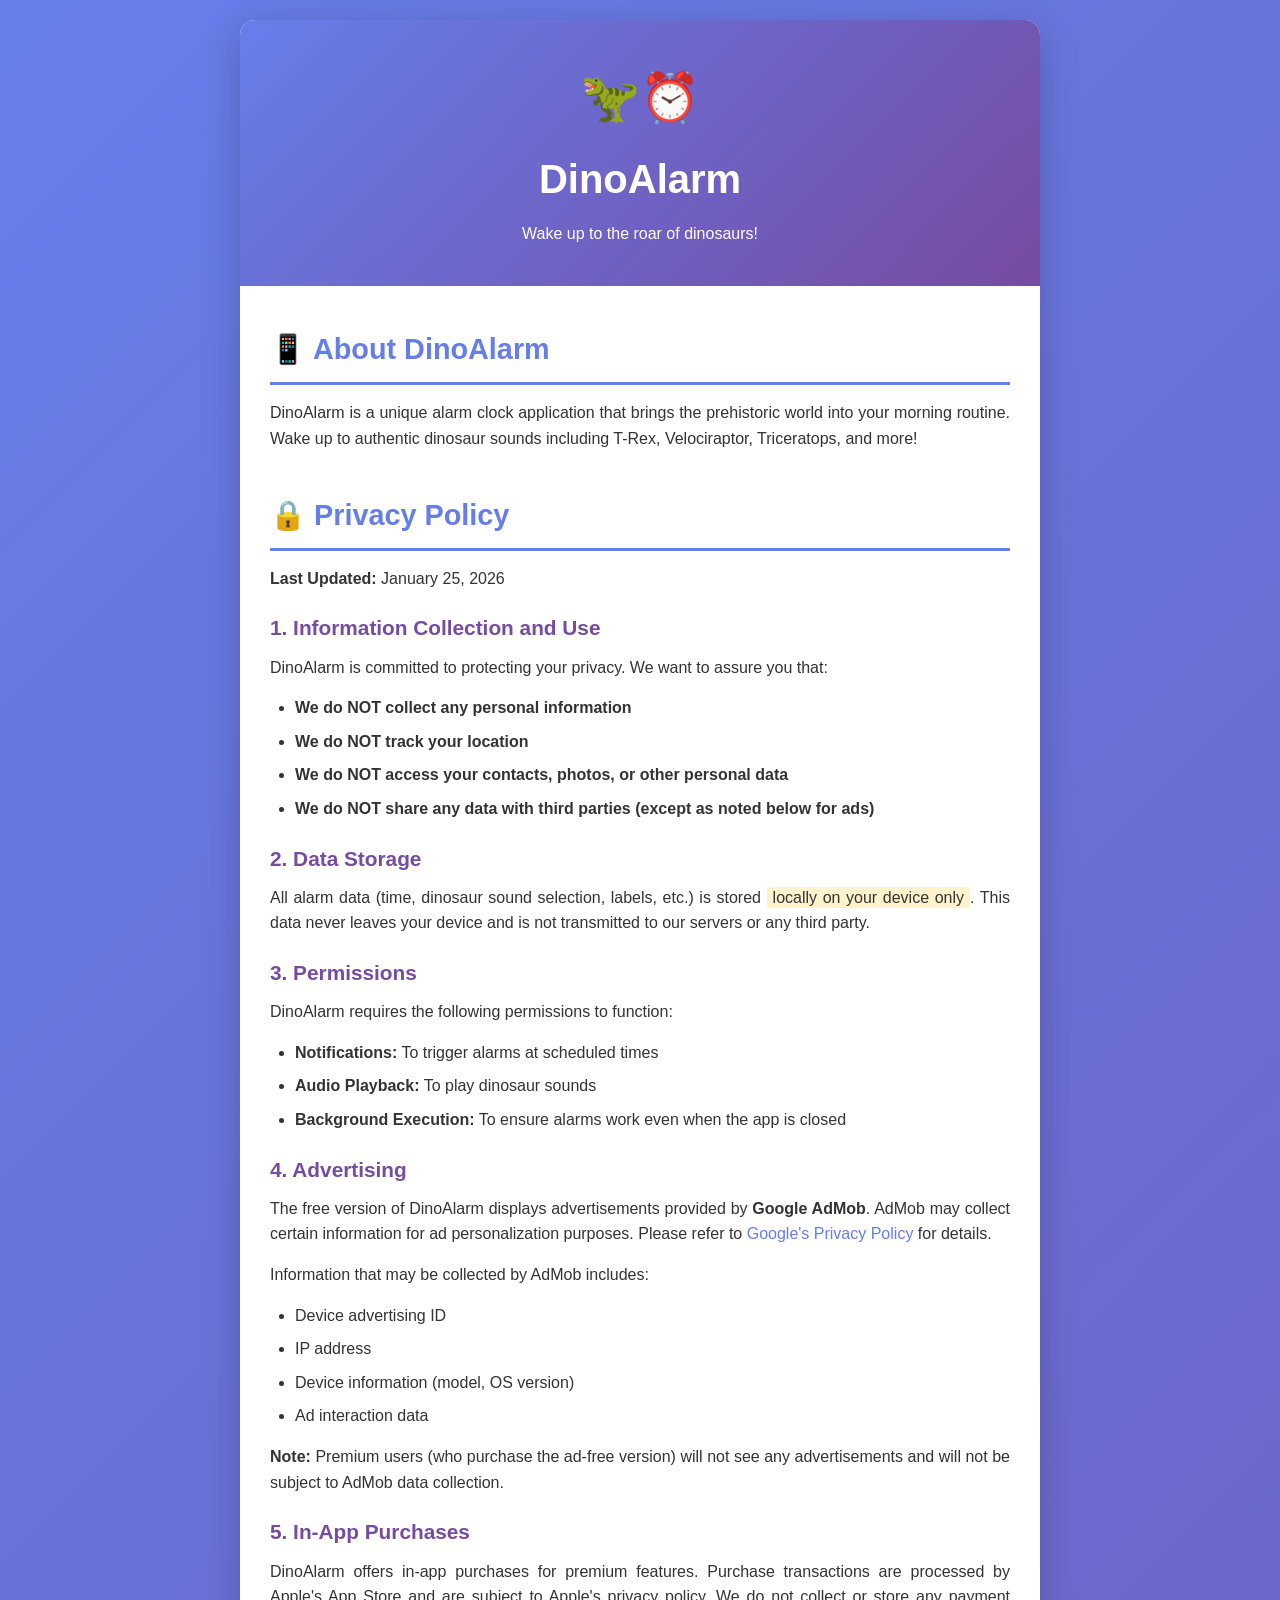
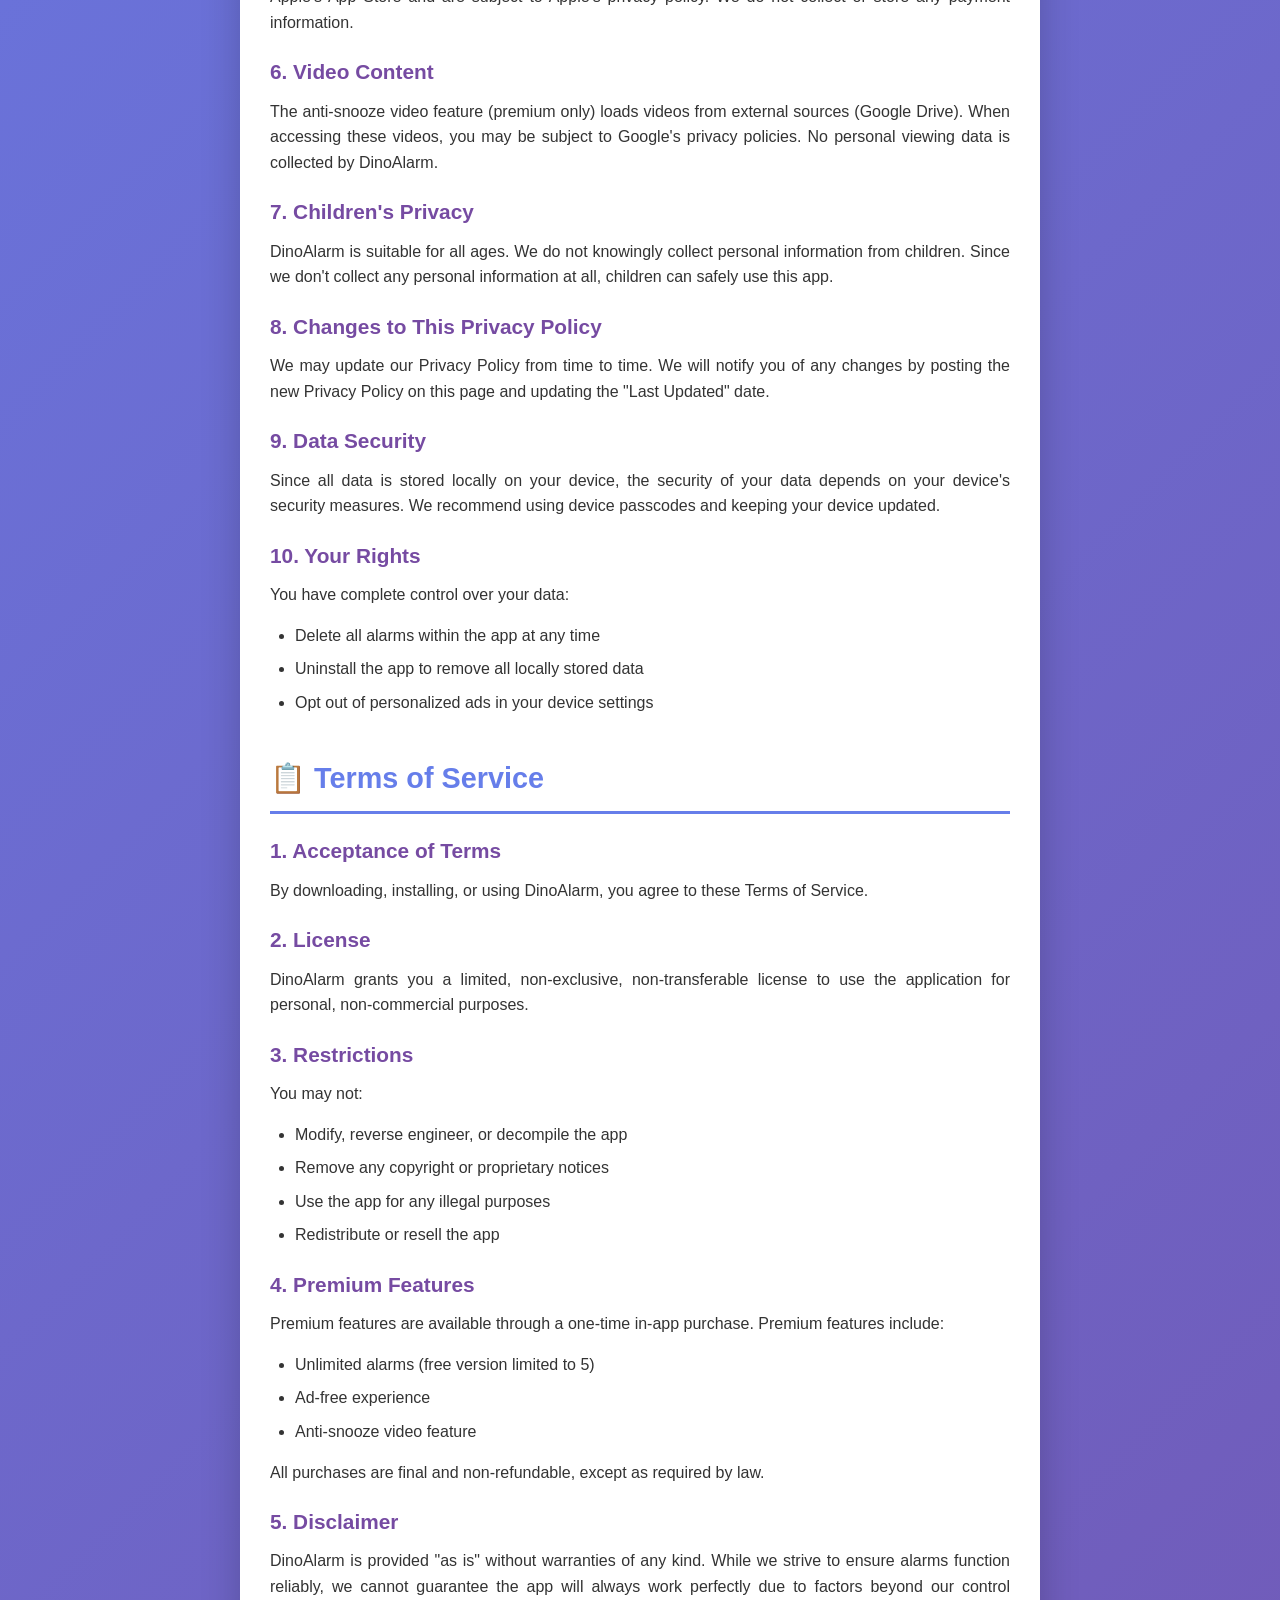
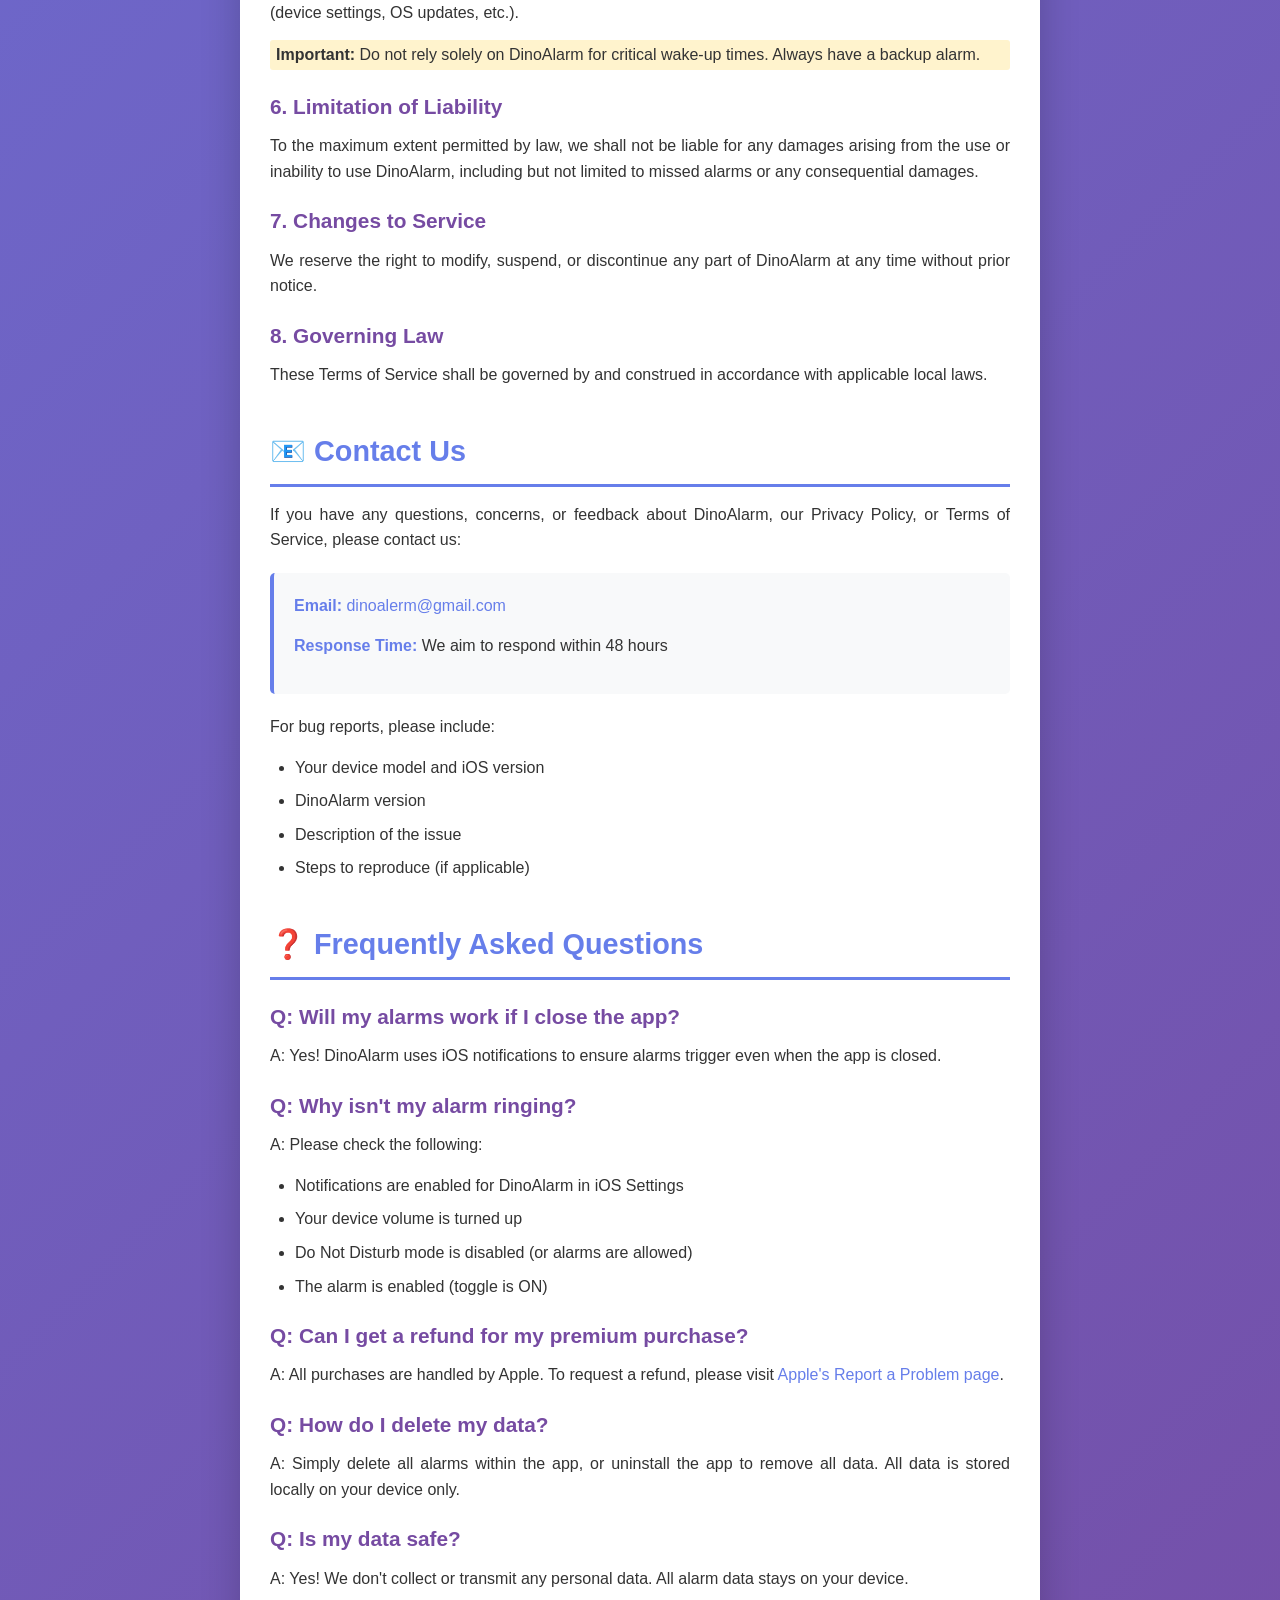
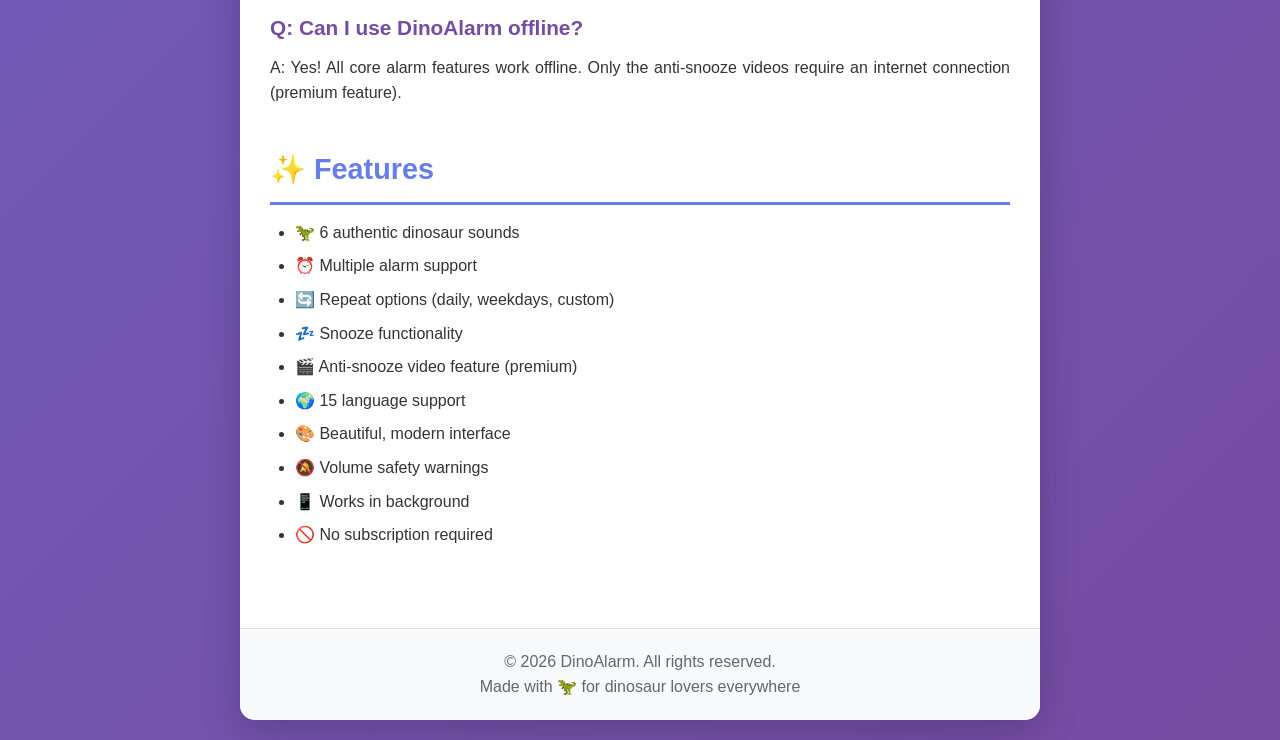
<file: index.html>
<!DOCTYPE html>
<html lang="en">
<head>
    <meta charset="UTF-8">
    <meta name="viewport" content="width=device-width, initial-scale=1.0">
    <title>DinoAlarm - Support & Privacy Policy</title>
    <link rel="stylesheet" href="assets/styles.css">
</head>
<body>
    <div class="container">
        <div class="header">
            <div class="emoji">🦖⏰</div>
            <h1>DinoAlarm</h1>
            <p>Wake up to the roar of dinosaurs!</p>
        </div>
        
        <div class="content">
            <!-- About Section -->
            <div class="section">
                <h2>📱 About DinoAlarm</h2>
                <p>
                    DinoAlarm is a unique alarm clock application that brings the prehistoric world into your morning routine. 
                    Wake up to authentic dinosaur sounds including T-Rex, Velociraptor, Triceratops, and more!
                </p>
            </div>
            
            <!-- Privacy Policy -->
            <div class="section">
                <h2>🔒 Privacy Policy</h2>
                <p><strong>Last Updated:</strong> January 25, 2026</p>
                
                <h3>1. Information Collection and Use</h3>
                <p>
                    DinoAlarm is committed to protecting your privacy. We want to assure you that:
                </p>
                <ul>
                    <li><strong>We do NOT collect any personal information</strong></li>
                    <li><strong>We do NOT track your location</strong></li>
                    <li><strong>We do NOT access your contacts, photos, or other personal data</strong></li>
                    <li><strong>We do NOT share any data with third parties (except as noted below for ads)</strong></li>
                </ul>
                
                <h3>2. Data Storage</h3>
                <p>
                    All alarm data (time, dinosaur sound selection, labels, etc.) is stored <span class="highlight">locally on your device only</span>. 
                    This data never leaves your device and is not transmitted to our servers or any third party.
                </p>
                
                <h3>3. Permissions</h3>
                <p>DinoAlarm requires the following permissions to function:</p>
                <ul>
                    <li><strong>Notifications:</strong> To trigger alarms at scheduled times</li>
                    <li><strong>Audio Playback:</strong> To play dinosaur sounds</li>
                    <li><strong>Background Execution:</strong> To ensure alarms work even when the app is closed</li>
                </ul>
                
                <h3>4. Advertising</h3>
                <p>
                    The free version of DinoAlarm displays advertisements provided by <strong>Google AdMob</strong>. 
                    AdMob may collect certain information for ad personalization purposes. Please refer to 
                    <a href="https://policies.google.com/privacy" target="_blank">Google's Privacy Policy</a> for details.
                </p>
                <p>
                    Information that may be collected by AdMob includes:
                </p>
                <ul>
                    <li>Device advertising ID</li>
                    <li>IP address</li>
                    <li>Device information (model, OS version)</li>
                    <li>Ad interaction data</li>
                </ul>
                <p>
                    <strong>Note:</strong> Premium users (who purchase the ad-free version) will not see any advertisements 
                    and will not be subject to AdMob data collection.
                </p>
                
                <h3>5. In-App Purchases</h3>
                <p>
                    DinoAlarm offers in-app purchases for premium features. Purchase transactions are processed by Apple's 
                    App Store and are subject to Apple's privacy policy. We do not collect or store any payment information.
                </p>
                
                <h3>6. Video Content</h3>
                <p>
                    The anti-snooze video feature (premium only) loads videos from external sources (Google Drive). 
                    When accessing these videos, you may be subject to Google's privacy policies. 
                    No personal viewing data is collected by DinoAlarm.
                </p>
                
                <h3>7. Children's Privacy</h3>
                <p>
                    DinoAlarm is suitable for all ages. We do not knowingly collect personal information from children. 
                    Since we don't collect any personal information at all, children can safely use this app.
                </p>
                
                <h3>8. Changes to This Privacy Policy</h3>
                <p>
                    We may update our Privacy Policy from time to time. We will notify you of any changes by posting 
                    the new Privacy Policy on this page and updating the "Last Updated" date.
                </p>
                
                <h3>9. Data Security</h3>
                <p>
                    Since all data is stored locally on your device, the security of your data depends on your device's 
                    security measures. We recommend using device passcodes and keeping your device updated.
                </p>
                
                <h3>10. Your Rights</h3>
                <p>
                    You have complete control over your data:
                </p>
                <ul>
                    <li>Delete all alarms within the app at any time</li>
                    <li>Uninstall the app to remove all locally stored data</li>
                    <li>Opt out of personalized ads in your device settings</li>
                </ul>
            </div>
            
            <!-- Terms of Service -->
            <div class="section">
                <h2>📋 Terms of Service</h2>
                
                <h3>1. Acceptance of Terms</h3>
                <p>
                    By downloading, installing, or using DinoAlarm, you agree to these Terms of Service.
                </p>
                
                <h3>2. License</h3>
                <p>
                    DinoAlarm grants you a limited, non-exclusive, non-transferable license to use the application 
                    for personal, non-commercial purposes.
                </p>
                
                <h3>3. Restrictions</h3>
                <p>You may not:</p>
                <ul>
                    <li>Modify, reverse engineer, or decompile the app</li>
                    <li>Remove any copyright or proprietary notices</li>
                    <li>Use the app for any illegal purposes</li>
                    <li>Redistribute or resell the app</li>
                </ul>
                
                <h3>4. Premium Features</h3>
                <p>
                    Premium features are available through a one-time in-app purchase. Premium features include:
                </p>
                <ul>
                    <li>Unlimited alarms (free version limited to 5)</li>
                    <li>Ad-free experience</li>
                    <li>Anti-snooze video feature</li>
                </ul>
                <p>
                    All purchases are final and non-refundable, except as required by law.
                </p>
                
                <h3>5. Disclaimer</h3>
                <p>
                    DinoAlarm is provided "as is" without warranties of any kind. While we strive to ensure alarms 
                    function reliably, we cannot guarantee the app will always work perfectly due to factors beyond 
                    our control (device settings, OS updates, etc.).
                </p>
                <p class="highlight">
                    <strong>Important:</strong> Do not rely solely on DinoAlarm for critical wake-up times. 
                    Always have a backup alarm.
                </p>
                
                <h3>6. Limitation of Liability</h3>
                <p>
                    To the maximum extent permitted by law, we shall not be liable for any damages arising from 
                    the use or inability to use DinoAlarm, including but not limited to missed alarms or any 
                    consequential damages.
                </p>
                
                <h3>7. Changes to Service</h3>
                <p>
                    We reserve the right to modify, suspend, or discontinue any part of DinoAlarm at any time 
                    without prior notice.
                </p>
                
                <h3>8. Governing Law</h3>
                <p>
                    These Terms of Service shall be governed by and construed in accordance with applicable local laws.
                </p>
            </div>
            
            <!-- Contact Section -->
            <div class="section">
                <h2>📧 Contact Us</h2>
                <p>
                    If you have any questions, concerns, or feedback about DinoAlarm, our Privacy Policy, 
                    or Terms of Service, please contact us:
                </p>
                
                <div class="contact-box">
                    <p><strong>Email:</strong> <a href="mailto:dinoalerm@gmail.com">dinoalerm@gmail.com</a></p>
                    <p><strong>Response Time:</strong> We aim to respond within 48 hours</p>
                </div>
                
                <p>
                    For bug reports, please include:
                </p>
                <ul>
                    <li>Your device model and iOS version</li>
                    <li>DinoAlarm version</li>
                    <li>Description of the issue</li>
                    <li>Steps to reproduce (if applicable)</li>
                </ul>
            </div>
            
            <!-- FAQ Section -->
            <div class="section">
                <h2>❓ Frequently Asked Questions</h2>
                
                <h3>Q: Will my alarms work if I close the app?</h3>
                <p>A: Yes! DinoAlarm uses iOS notifications to ensure alarms trigger even when the app is closed.</p>
                
                <h3>Q: Why isn't my alarm ringing?</h3>
                <p>A: Please check the following:</p>
                <ul>
                    <li>Notifications are enabled for DinoAlarm in iOS Settings</li>
                    <li>Your device volume is turned up</li>
                    <li>Do Not Disturb mode is disabled (or alarms are allowed)</li>
                    <li>The alarm is enabled (toggle is ON)</li>
                </ul>
                
                <h3>Q: Can I get a refund for my premium purchase?</h3>
                <p>A: All purchases are handled by Apple. To request a refund, please visit 
                   <a href="https://reportaproblem.apple.com/" target="_blank">Apple's Report a Problem page</a>.</p>
                
                <h3>Q: How do I delete my data?</h3>
                <p>A: Simply delete all alarms within the app, or uninstall the app to remove all data. 
                   All data is stored locally on your device only.</p>
                
                <h3>Q: Is my data safe?</h3>
                <p>A: Yes! We don't collect or transmit any personal data. All alarm data stays on your device.</p>
                
                <h3>Q: Can I use DinoAlarm offline?</h3>
                <p>A: Yes! All core alarm features work offline. Only the anti-snooze videos require 
                   an internet connection (premium feature).</p>
            </div>
            
            <!-- Features Section -->
            <div class="section">
                <h2>✨ Features</h2>
                <ul>
                    <li>🦖 6 authentic dinosaur sounds</li>
                    <li>⏰ Multiple alarm support</li>
                    <li>🔄 Repeat options (daily, weekdays, custom)</li>
                    <li>💤 Snooze functionality</li>
                    <li>🎬 Anti-snooze video feature (premium)</li>
                    <li>🌍 15 language support</li>
                    <li>🎨 Beautiful, modern interface</li>
                    <li>🔕 Volume safety warnings</li>
                    <li>📱 Works in background</li>
                    <li>🚫 No subscription required</li>
                </ul>
            </div>
        </div>
        
        <div class="footer">
            <p>&copy; 2026 DinoAlarm. All rights reserved.</p>
            <p>Made with 🦖 for dinosaur lovers everywhere</p>
        </div>
    </div>
</body>
</html>
</file>
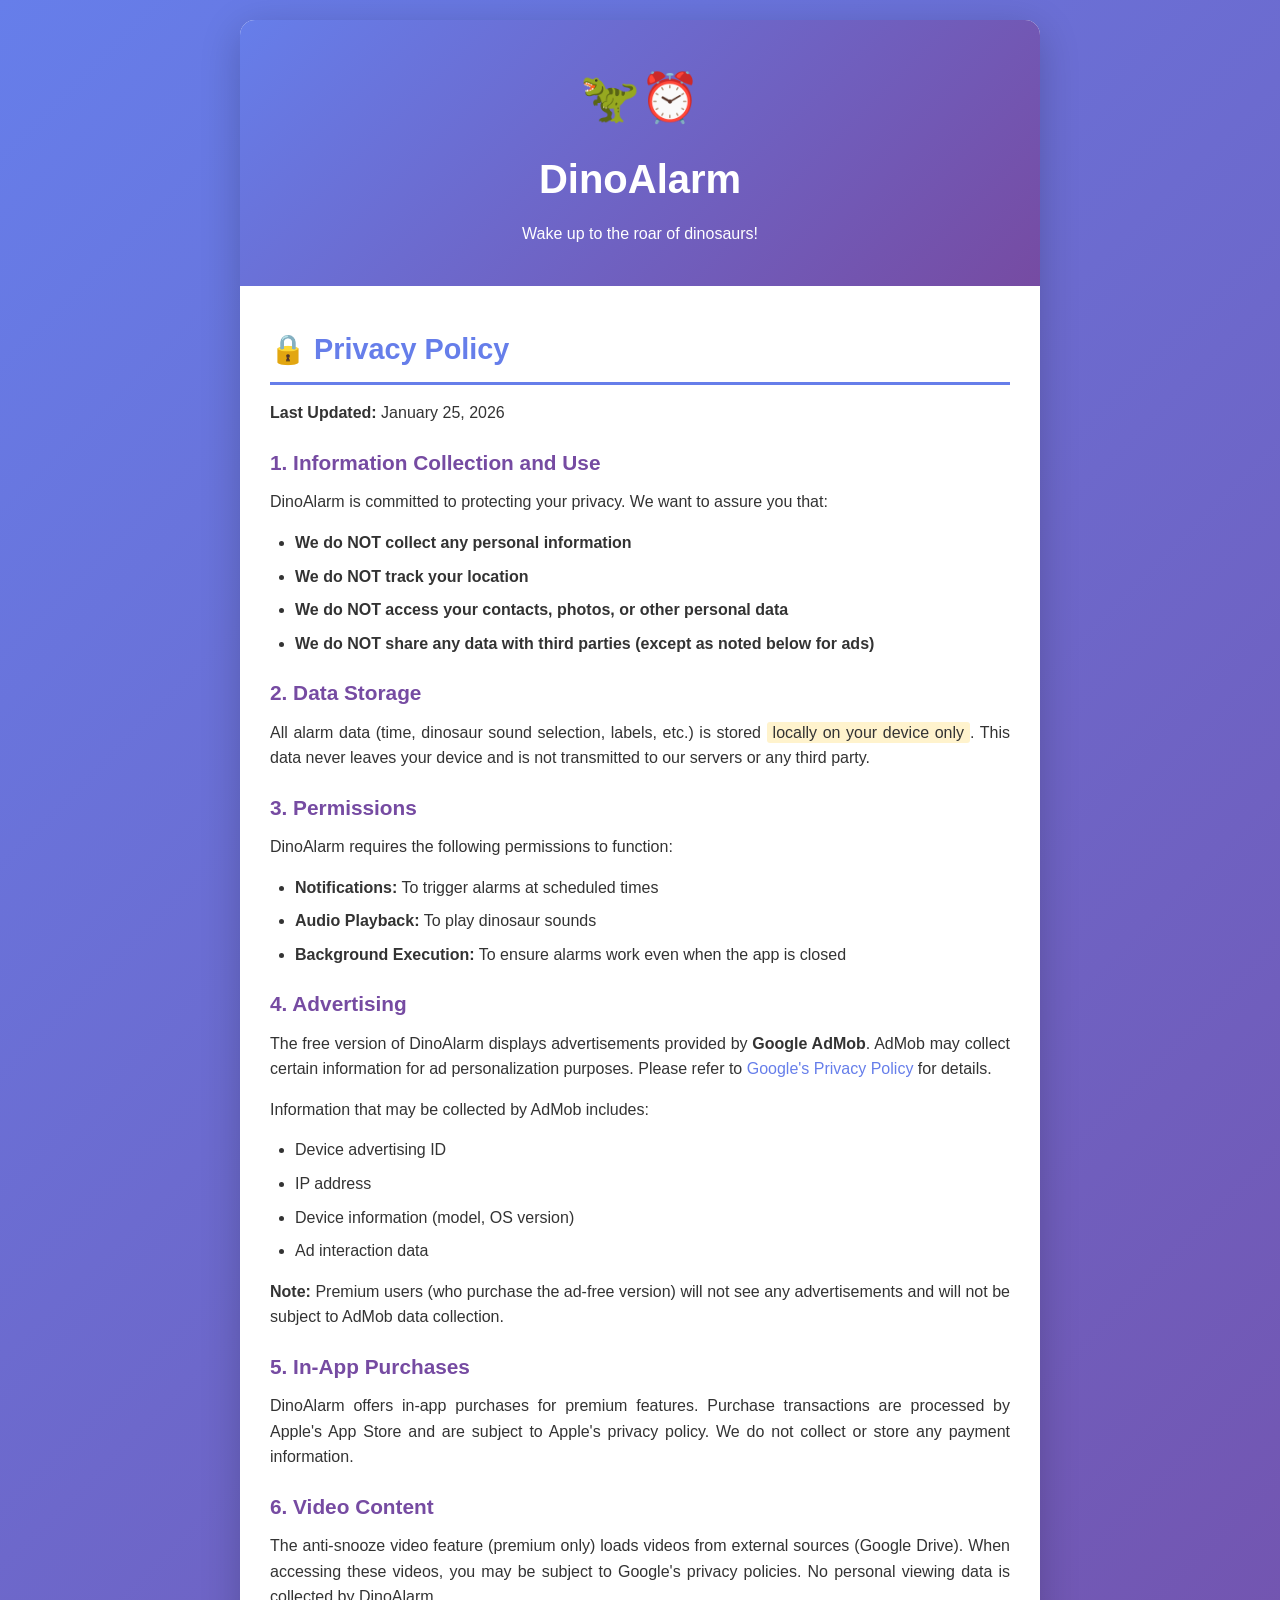
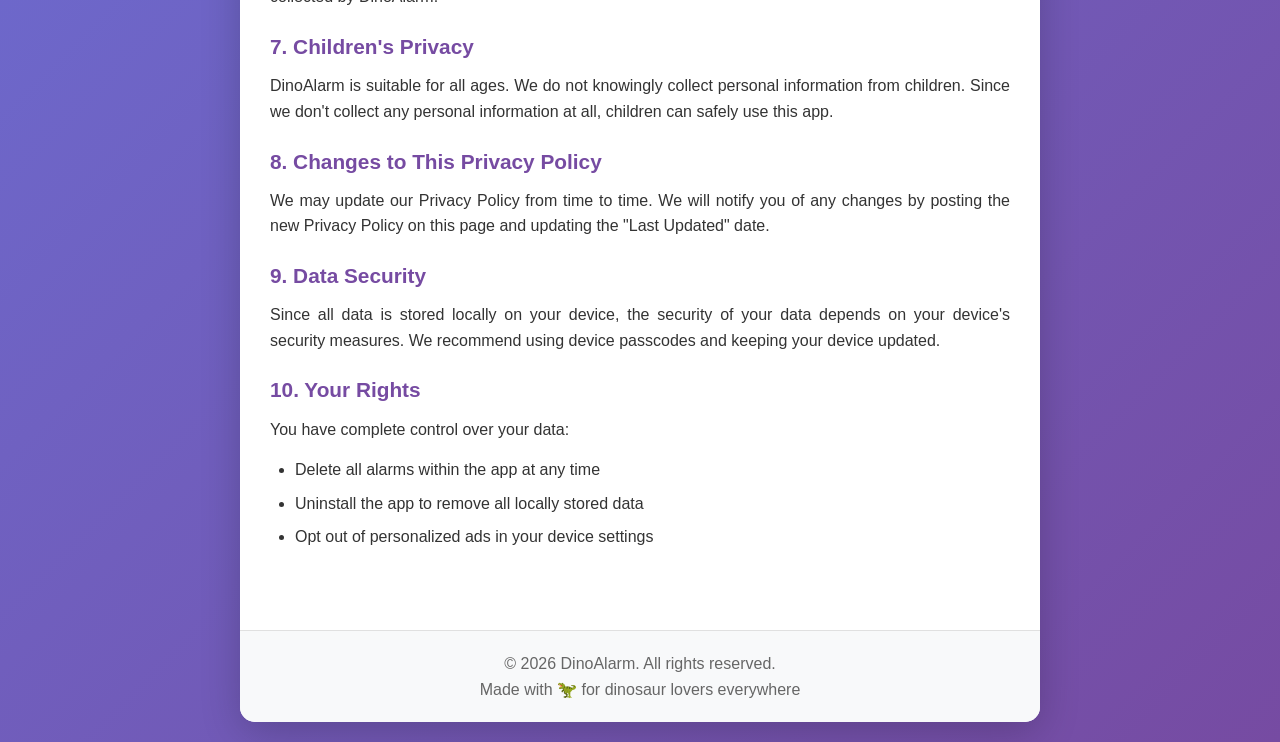
<file: privacy_policy.html>
<!DOCTYPE html>
<html lang="en">

<head>
    <meta charset="UTF-8">
    <meta name="viewport" content="width=device-width, initial-scale=1.0">
    <title>DinoAlarm - Support & Privacy Policy</title>
    <link rel="stylesheet" href="assets/styles.css">
</head>

<body>
    <div class="container">
        <div class="header">
            <div class="emoji">🦖⏰</div>
            <h1>DinoAlarm</h1>
            <p>Wake up to the roar of dinosaurs!</p>
        </div>

        <div class="content">
            <!-- Privacy Policy -->
            <div class="section">
                <h2>🔒 Privacy Policy</h2>
                <p><strong>Last Updated:</strong> January 25, 2026</p>

                <h3>1. Information Collection and Use</h3>
                <p>
                    DinoAlarm is committed to protecting your privacy. We want to assure you that:
                </p>
                <ul>
                    <li><strong>We do NOT collect any personal information</strong></li>
                    <li><strong>We do NOT track your location</strong></li>
                    <li><strong>We do NOT access your contacts, photos, or other personal data</strong></li>
                    <li><strong>We do NOT share any data with third parties (except as noted below for ads)</strong>
                    </li>
                </ul>

                <h3>2. Data Storage</h3>
                <p>
                    All alarm data (time, dinosaur sound selection, labels, etc.) is stored <span
                        class="highlight">locally on your device only</span>.
                    This data never leaves your device and is not transmitted to our servers or any third party.
                </p>

                <h3>3. Permissions</h3>
                <p>DinoAlarm requires the following permissions to function:</p>
                <ul>
                    <li><strong>Notifications:</strong> To trigger alarms at scheduled times</li>
                    <li><strong>Audio Playback:</strong> To play dinosaur sounds</li>
                    <li><strong>Background Execution:</strong> To ensure alarms work even when the app is closed</li>
                </ul>

                <h3>4. Advertising</h3>
                <p>
                    The free version of DinoAlarm displays advertisements provided by <strong>Google AdMob</strong>.
                    AdMob may collect certain information for ad personalization purposes. Please refer to
                    <a href="https://policies.google.com/privacy" target="_blank">Google's Privacy Policy</a> for
                    details.
                </p>
                <p>
                    Information that may be collected by AdMob includes:
                </p>
                <ul>
                    <li>Device advertising ID</li>
                    <li>IP address</li>
                    <li>Device information (model, OS version)</li>
                    <li>Ad interaction data</li>
                </ul>
                <p>
                    <strong>Note:</strong> Premium users (who purchase the ad-free version) will not see any
                    advertisements
                    and will not be subject to AdMob data collection.
                </p>

                <h3>5. In-App Purchases</h3>
                <p>
                    DinoAlarm offers in-app purchases for premium features. Purchase transactions are processed by
                    Apple's
                    App Store and are subject to Apple's privacy policy. We do not collect or store any payment
                    information.
                </p>

                <h3>6. Video Content</h3>
                <p>
                    The anti-snooze video feature (premium only) loads videos from external sources (Google Drive).
                    When accessing these videos, you may be subject to Google's privacy policies.
                    No personal viewing data is collected by DinoAlarm.
                </p>

                <h3>7. Children's Privacy</h3>
                <p>
                    DinoAlarm is suitable for all ages. We do not knowingly collect personal information from children.
                    Since we don't collect any personal information at all, children can safely use this app.
                </p>

                <h3>8. Changes to This Privacy Policy</h3>
                <p>
                    We may update our Privacy Policy from time to time. We will notify you of any changes by posting
                    the new Privacy Policy on this page and updating the "Last Updated" date.
                </p>

                <h3>9. Data Security</h3>
                <p>
                    Since all data is stored locally on your device, the security of your data depends on your device's
                    security measures. We recommend using device passcodes and keeping your device updated.
                </p>

                <h3>10. Your Rights</h3>
                <p>
                    You have complete control over your data:
                </p>
                <ul>
                    <li>Delete all alarms within the app at any time</li>
                    <li>Uninstall the app to remove all locally stored data</li>
                    <li>Opt out of personalized ads in your device settings</li>
                </ul>
            </div>
        </div>

        <div class="footer">
            <p>&copy; 2026 DinoAlarm. All rights reserved.</p>
            <p>Made with 🦖 for dinosaur lovers everywhere</p>
        </div>
    </div>
</body>

</html>
</file>
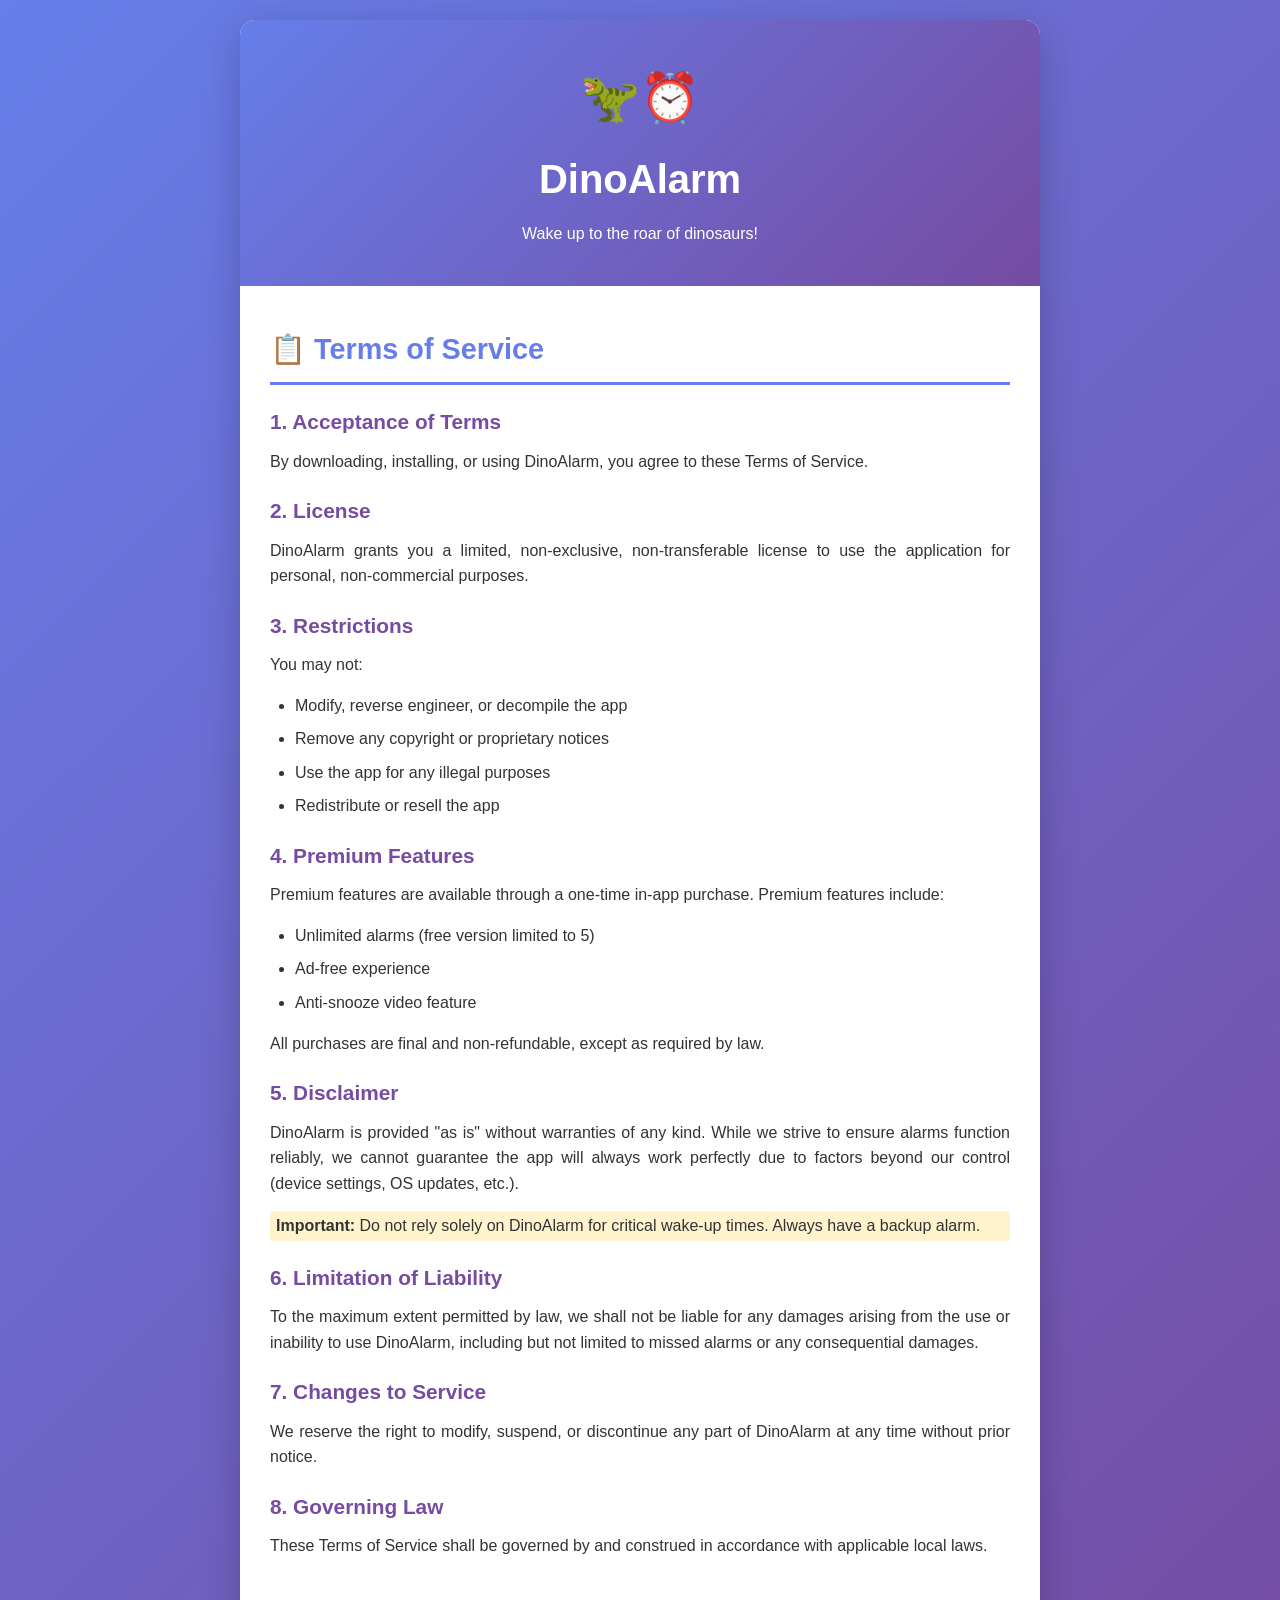
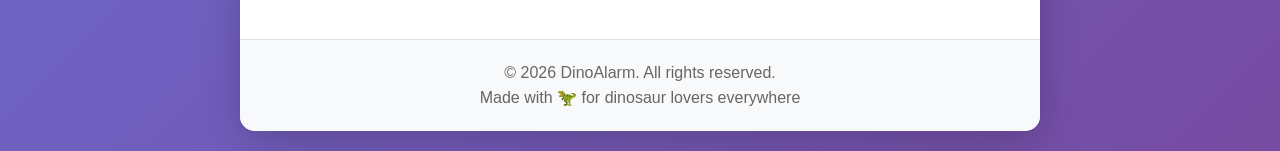
<file: terms.html>
<!DOCTYPE html>
<html lang="en">

<head>
    <meta charset="UTF-8">
    <meta name="viewport" content="width=device-width, initial-scale=1.0">
    <title>DinoAlarm - Support & Terms of Service</title>
    <link rel="stylesheet" href="assets/styles.css">
</head>

<body>
    <div class="container">
        <div class="header">
            <div class="emoji">🦖⏰</div>
            <h1>DinoAlarm</h1>
            <p>Wake up to the roar of dinosaurs!</p>
        </div>

        <div class="content">
            <!-- Terms of Service -->
            <div class="section">
                <h2>📋 Terms of Service</h2>

                <h3>1. Acceptance of Terms</h3>
                <p>
                    By downloading, installing, or using DinoAlarm, you agree to these Terms of Service.
                </p>

                <h3>2. License</h3>
                <p>
                    DinoAlarm grants you a limited, non-exclusive, non-transferable license to use the application
                    for personal, non-commercial purposes.
                </p>

                <h3>3. Restrictions</h3>
                <p>You may not:</p>
                <ul>
                    <li>Modify, reverse engineer, or decompile the app</li>
                    <li>Remove any copyright or proprietary notices</li>
                    <li>Use the app for any illegal purposes</li>
                    <li>Redistribute or resell the app</li>
                </ul>

                <h3>4. Premium Features</h3>
                <p>
                    Premium features are available through a one-time in-app purchase. Premium features include:
                </p>
                <ul>
                    <li>Unlimited alarms (free version limited to 5)</li>
                    <li>Ad-free experience</li>
                    <li>Anti-snooze video feature</li>
                </ul>
                <p>
                    All purchases are final and non-refundable, except as required by law.
                </p>

                <h3>5. Disclaimer</h3>
                <p>
                    DinoAlarm is provided "as is" without warranties of any kind. While we strive to ensure alarms
                    function reliably, we cannot guarantee the app will always work perfectly due to factors beyond
                    our control (device settings, OS updates, etc.).
                </p>
                <p class="highlight">
                    <strong>Important:</strong> Do not rely solely on DinoAlarm for critical wake-up times.
                    Always have a backup alarm.
                </p>

                <h3>6. Limitation of Liability</h3>
                <p>
                    To the maximum extent permitted by law, we shall not be liable for any damages arising from
                    the use or inability to use DinoAlarm, including but not limited to missed alarms or any
                    consequential damages.
                </p>

                <h3>7. Changes to Service</h3>
                <p>
                    We reserve the right to modify, suspend, or discontinue any part of DinoAlarm at any time
                    without prior notice.
                </p>

                <h3>8. Governing Law</h3>
                <p>
                    These Terms of Service shall be governed by and construed in accordance with applicable local laws.
                </p>
            </div>
        </div>

        <div class="footer">
            <p>&copy; 2026 DinoAlarm. All rights reserved.</p>
            <p>Made with 🦖 for dinosaur lovers everywhere</p>
        </div>
    </div>
</body>

</html>
</file>
<file: assets/styles.css>
* {
    margin: 0;
    padding: 0;
    box-sizing: border-box;
}

body {
    font-family: -apple-system, BlinkMacSystemFont, 'Segoe UI', Roboto, Oxygen, Ubuntu, Cantarell, sans-serif;
    line-height: 1.6;
    color: #333;
    background: linear-gradient(135deg, #667eea 0%, #764ba2 100%);
    min-height: 100vh;
    padding: 20px;
}

.container {
    max-width: 800px;
    margin: 0 auto;
    background: white;
    border-radius: 15px;
    box-shadow: 0 10px 40px rgba(0, 0, 0, 0.2);
    overflow: hidden;
}

.header {
    background: linear-gradient(135deg, #667eea 0%, #764ba2 100%);
    color: white;
    padding: 40px 30px;
    text-align: center;
}

.header h1 {
    font-size: 2.5em;
    margin-bottom: 10px;
}

.header .emoji {
    font-size: 3em;
    margin-bottom: 10px;
}

.content {
    padding: 40px 30px;
}

.section {
    margin-bottom: 40px;
}

.section h2 {
    color: #667eea;
    font-size: 1.8em;
    margin-bottom: 15px;
    padding-bottom: 10px;
    border-bottom: 3px solid #667eea;
}

.section h3 {
    color: #764ba2;
    font-size: 1.3em;
    margin-top: 20px;
    margin-bottom: 10px;
}

.section p {
    margin-bottom: 15px;
    text-align: justify;
}

.section ul {
    margin-left: 25px;
    margin-bottom: 15px;
}

.section li {
    margin-bottom: 8px;
}

.contact-box {
    background: #f8f9fa;
    border-left: 4px solid #667eea;
    padding: 20px;
    border-radius: 5px;
    margin: 20px 0;
}

.contact-box strong {
    color: #667eea;
}

.footer {
    background: #f8f9fa;
    padding: 20px 30px;
    text-align: center;
    color: #666;
    border-top: 1px solid #e0e0e0;
}

a {
    color: #667eea;
    text-decoration: none;
}

a:hover {
    text-decoration: underline;
}

.highlight {
    background: #fff3cd;
    padding: 2px 6px;
    border-radius: 3px;
}

@media (max-width: 600px) {
    body {
        padding: 10px;
    }

    .header h1 {
        font-size: 2em;
    }

    .content {
        padding: 25px 20px;
    }

    .section h2 {
        font-size: 1.5em;
    }
}
</file>
